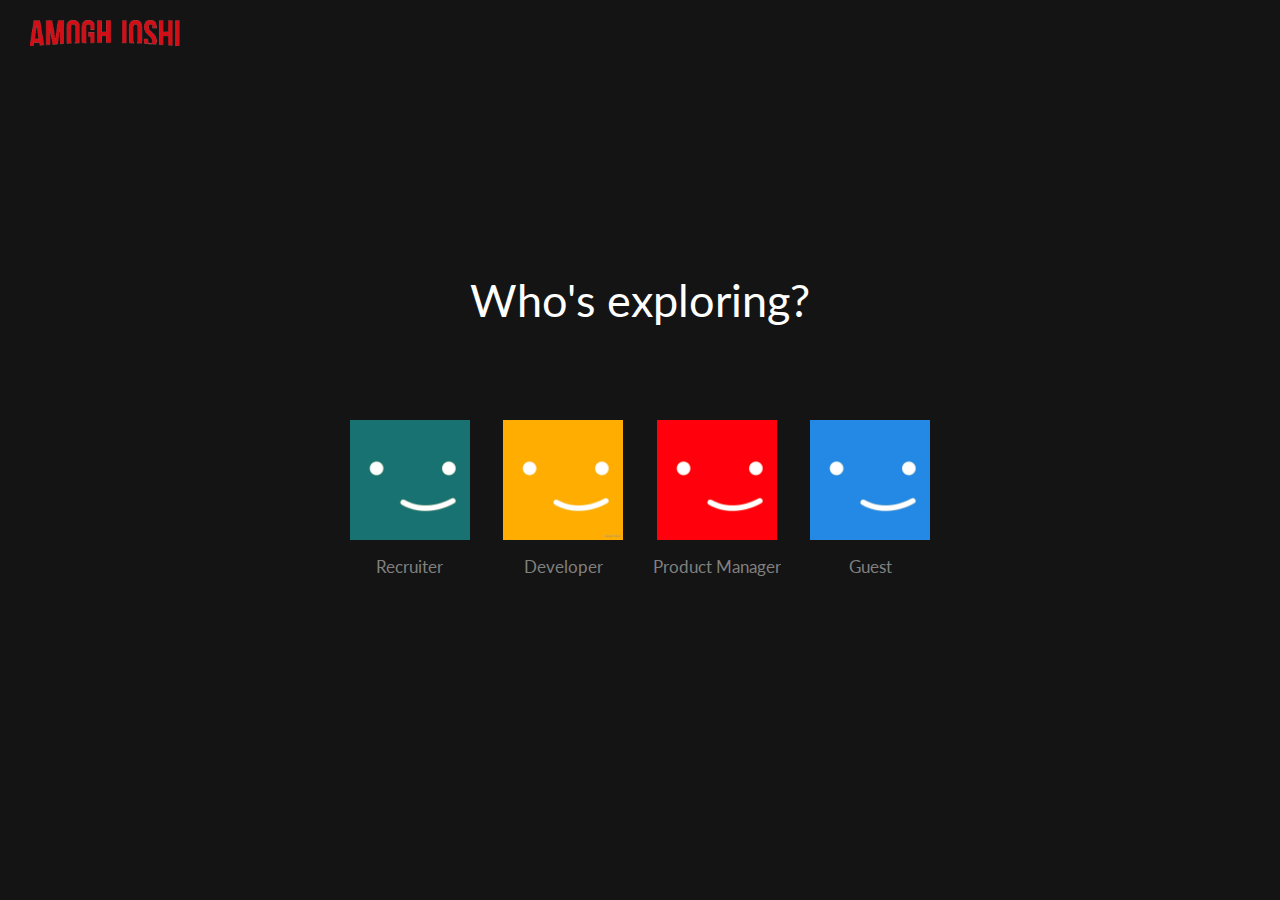
<file: index.html>
<!DOCTYPE html>
<html lang="en">
<head>
    <meta charset="UTF-8">
    <meta name="viewport" content="width=device-width, initial-scale=1.0">
    <title>Who's Watching? - Amogh's Portfolio</title>
    <link rel="stylesheet" href="style.css">
    <link rel="preconnect" href="https://fonts.googleapis.com">
    <link rel="preconnect" href="https://fonts.gstatic.com" crossorigin>
    <link href="https://fonts.googleapis.com/css2?family=Lato:wght@400;700&display=swap" rel="stylesheet">
    <!-- You can replace this with a local Netflix SVG logo if you have one -->
    <link rel="icon" href="images/amogh-title-logo.png"> <!-- Add a small Netflix N icon -->
</head>
<body class="profile-selector-page">

    <header class="profile-header">
        <!-- You can use an SVG for better quality -->
        <img src="images/amoghjoshi-logo.png" alt="Netflix Logo" class="netflix-logo">
    </header>

    <main class="profile-main">
        <h1>Who's exploring?</h1>
        <div class="profile-grid">
            <!-- Profile 1: Recruiter -->
            <a href="recruiter.html" class="profile-card-link">
                <div class="profile-card">
                    <img src="images/index/avatar-recruiter.png" alt="Recruiter Profile Avatar">
                    <span>Recruiter</span>
                </div>
            </a>

            <!-- Profile 2: Developer -->
            <a href="developer.html" class="profile-card-link">
                <div class="profile-card">
                    <img src="images/index/avatar-developer.png" alt="Developer Profile Avatar">
                    <span>Developer</span>
                </div>
            </a>

            <!-- Profile 3: Product Manager -->
            <a href="product_manager.html" class="profile-card-link">
                <div class="profile-card">
                    <img src="images/index/avatar-pm.png" alt="Product Manager Profile Avatar">
                    <span>Product Manager</span>
                </div>
            </a>

            <!-- Profile 4: Guest/Other -->
            <a href="guest.html" class="profile-card-link">
                <div class="profile-card">
                    <img src="images/index/avatar-guest.png" alt="Guest Profile Avatar">
                    <span>Guest</span>
                </div>
            </a>

            <!-- Optional: Add Profile Button -->
            <!-- <a href="#" class="profile-card-link add-profile">
                <div class="profile-card add">
                    <div class="add-icon">+</div>
                    <span>Add Profile</span>
                </div>
            </a> -->
        </div>
        <!-- <button class="manage-profiles-button">Manage Profiles</button> -->
    </main>

</body>
</html>
</file>
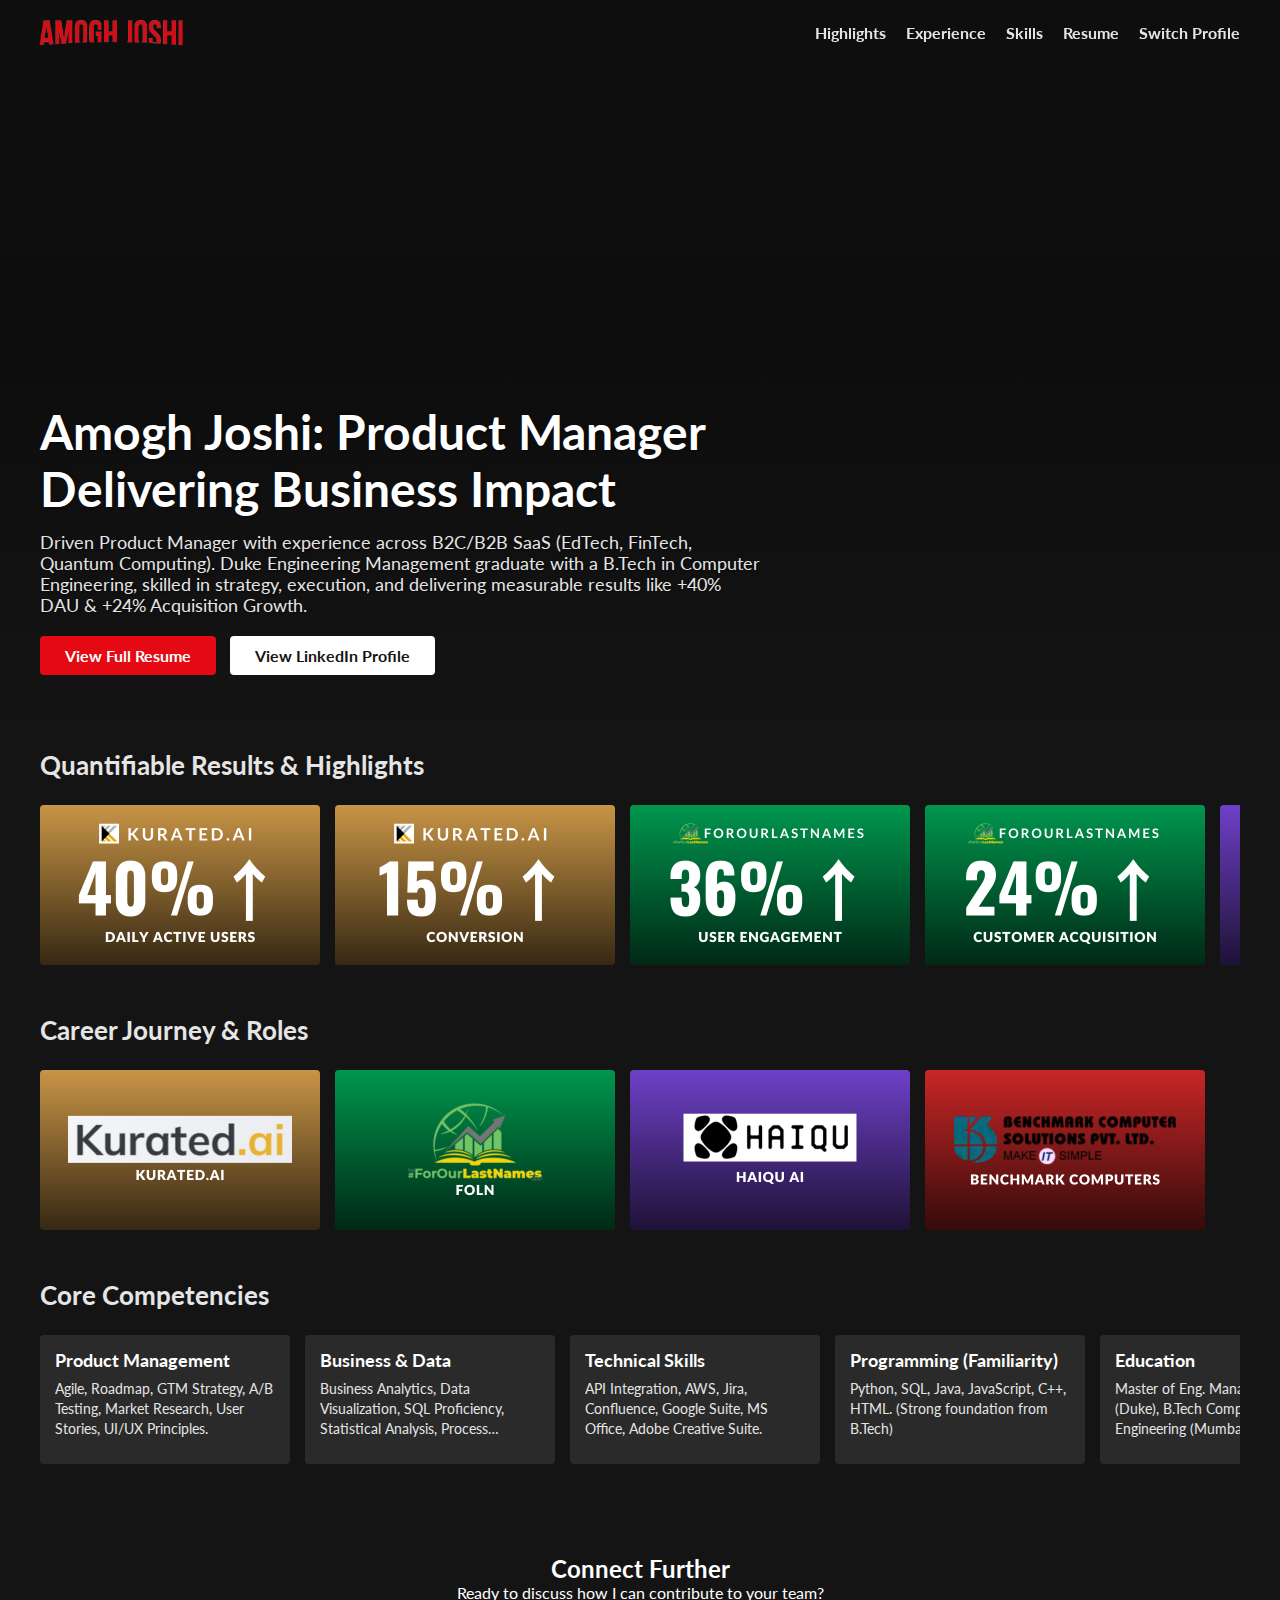
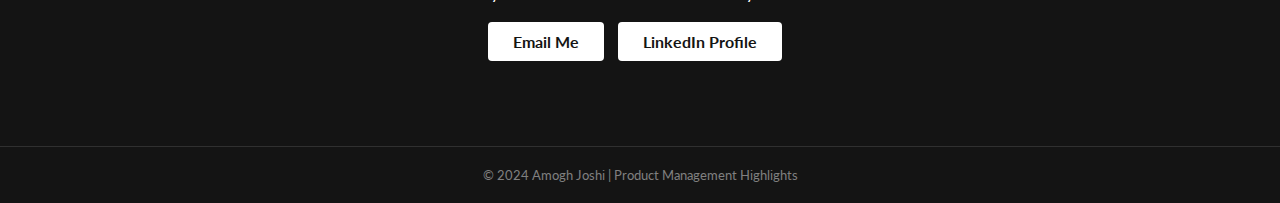
<file: recruiter.html>
<!DOCTYPE html>
<html lang="en">
<head>
    <meta charset="UTF-8">
    <meta name="viewport" content="width=device-width, initial-scale=1.0">
    <title>Amogh Joshi Portfolio - Recruiter View</title>
    <link rel="stylesheet" href="style.css">
    <link rel="preconnect" href="https://fonts.googleapis.com">
    <link rel="preconnect" href="https://fonts.gstatic.com" crossorigin>
    <link href="https://fonts.googleapis.com/css2?family=Lato:wght@400;700&display=swap" rel="stylesheet">
    <link rel="icon" href="images/amogh-title-logo.png">
</head>

<body class="portfolio-body"> <header class="portfolio-header">
        <a href="index.html"><img src="images/index/amoghjoshi-logo.png" alt="Amogh Joshi Netflix-Logo" class="netflix-logo"></a>
        <nav class="portfolio-nav">
            <ul>
                <li><a href="#highlights">Highlights</a></li>
                <li><a href="#experience">Experience</a></li>
                <li><a href="#skills">Skills</a></li>
                <li><a href="files/Joshi, Amogh_PM.pdf" target="_blank">Resume</a></li> <li><a href="index.html">Switch Profile</a></li>
            </ul>
        </nav>
    </header>

    <main class="portfolio-main">
        <section class="hero-section" style="background-image: url('images/tony-stark.gif');"> <div class="hero-content">
                <h1>Amogh Joshi: Product Manager Delivering Business Impact</h1> <p>Driven Product Manager with experience across B2C/B2B SaaS (EdTech, FinTech, Quantum Computing). Duke Engineering Management graduate with a B.Tech in Computer Engineering, skilled in strategy, execution, and delivering measurable results like +40% DAU & +24% Acquisition Growth.</p> <a href="files/Joshi, Amogh_PM.pdf" target="_blank" class="cta-button-netflix red">View Full Resume</a> <a href="[your-linkedin-url]" target="_blank" class="cta-button-netflix">View LinkedIn Profile</a> </div>
        </section>

        <section id="highlights" class="content-row">
            <h2>Quantifiable Results & Highlights</h2>
            <div class="scroll-container">
                <button class="scroll-arrow left" aria-label="Scroll Left">&lt;</button>
                <div class="item-grid">
                    <div class="item-card"
                         data-modal-trigger
                         data-title="Kurated AI"
                         data-tagline="Driving Growth for B2C SaaS EdTech Platform"
                         data-achievements='[
                            "Spearheaded AI Storybank product development (vision, strategy, E2E user flow, API integration), achieving <strong>+40% DAU</strong>.",
                            "Utilized analytics &amp; market research to develop Freemium pricing model, increasing conversion by <strong>15%</strong> and reducing CAC by <strong>10%</strong>.",
                            "Conducted <strong>200+</strong> stakeholder interviews to identify pain points, developing a roadmap for networking product.",
                            "Launched SEO-driven Career Stories &amp; blogs campaign, increasing website traffic by <strong>51%</strong>, CTR by <strong>22%</strong>, and conversions by <strong>18%</strong>."
                         ]'
                         data-details='{
                            "role": "Product Manager",
                            "company": "Kurated AI",
                            "domain": "B2C SaaS Edtech",
                            "duration": "May 2024 - Feb 2025",
                            "location": "Durham, NC"
                         }'
                         data-skills="Product Strategy, Roadmapping, API Integration, User Flow Design, Data Analytics, Market Research, Freemium Pricing, A/B Testing, Stakeholder Interviews, SEO, Agile, Cross-functional Leadership"
                         data-resume-link="[Link-to-Kurated-Segment.pdf]"
                         data-linkedin-link="[your-linkedin-url]">
                         <img src="images/recruiter/highlight-dau.png" alt="DAU Growth">
                        <div class="item-card-content">
                            <h3>+40% Daily Active Users</h3>
                            <p>Spearheaded AI product development and API integration at Kurated AI...</p>
                        </div>
                    </div>

                    <div class="item-card"
                         data-modal-trigger
                         data-title="Kurated AI"
                         data-tagline="Optimizing Monetization for B2C SaaS EdTech"
                         data-achievements='[
                            "Spearheaded AI Storybank product development (vision, strategy, E2E user flow, API integration), achieving <strong>+40% DAU</strong>.",
                            "Utilized analytics &amp; market research to develop Freemium pricing model, increasing conversion by <strong>15%</strong> and reducing CAC by <strong>10%</strong>.",
                            "Conducted <strong>200+</strong> stakeholder interviews to identify pain points, developing a roadmap for networking product.",
                            "Launched SEO-driven Career Stories &amp; blogs campaign, increasing website traffic by <strong>51%</strong>, CTR by <strong>22%</strong>, and conversions by <strong>18%</strong>."
                        ]'
                         data-details='{
                            "role": "Product Manager",
                            "company": "Kurated AI",
                            "domain": "B2C SaaS Edtech",
                            "duration": "May 2024 - Feb 2025",
                            "location": "Durham, NC"
                        }'
                        data-skills="Freemium Pricing, Data Analytics, Market Research, Conversion Rate Optimization, CAC Reduction, A/B Testing, Product Strategy, Roadmapping, Agile"
                        data-resume-link="[Link-to-Kurated-Segment.pdf]"
                        data-linkedin-link="[your-linkedin-url]">
                         <img src="images/recruiter/highlight-conversion.png" alt="Conversion Growth">
                        <div class="item-card-content">
                            <h3>+15% Conversion / -10% CAC</h3>
                             <p>Developed and implemented a Freemium pricing model using analytics and market research at Kurated AI.</p>
                        </div>
                    </div>

                    <div class="item-card"
                         data-modal-trigger
                         data-title="ForOurLastNames"
                         data-tagline="Boosting Engagement & PMF for B2C Fintech App"
                         data-achievements='[
                            "Identified 6 key user issues via <strong>40+ user interviews</strong>.",
                            "Researched 14 competitors to inform strategy.",
                            "Recommended gamification features to address engagement challenges (projected <strong>+36% lift</strong>).",
                            "Shaped features boosting Product-Market Fit by <strong>25%</strong>.",
                            "Authored comprehensive Go-to-Market strategy (projected <strong>+24% customer acquisition</strong>)."
                         ]'
                         data-details='{
                            "role": "Product Mgmt Consultant",
                            "company": "ForOurLastNames",
                            "domain": "B2C Fintech",
                            "duration": "Jan 2024 - Apr 2024",
                            "location": "Remote/Consulting"
                         }'
                         data-skills="User Research, Stakeholder Interviews, Competitive Analysis, Gamification, Feature Recommendation, Product-Market Fit, Go-to-Market Strategy"
                         data-resume-link="[Link-to-FOLN-Segment.pdf]"
                         data-linkedin-link="[your-linkedin-url]">
                         <img src="images/recruiter/highlight-engagement.png" alt="Engagement Growth">
                        <div class="item-card-content">
                            <h3>+36% User Engagement</h3>
                             <p>Identified user issues via 40+ interviews and recommended gamification features for a Fintech app (ForOurLastNames).</p>
                        </div>
                    </div>

                    <div class="item-card"
                         data-modal-trigger
                         data-title="ForOurLastNames"
                         data-tagline="Developing Market Entry Strategy for B2C Fintech"
                         data-achievements='[
                            "Identified 6 key user issues via <strong>40+ user interviews</strong>.",
                            "Researched 14 competitors to inform strategy.",
                            "Recommended gamification features to address engagement challenges (projected <strong>+36% lift</strong>).",
                            "Shaped features boosting Product-Market Fit by <strong>25%</strong>.",
                            "Authored comprehensive Go-to-Market strategy (projected <strong>+24% customer acquisition</strong>)."
                         ]'
                         data-details='{
                            "role": "Product Mgmt Consultant",
                            "company": "ForOurLastNames",
                            "domain": "B2C Fintech",
                            "duration": "Jan 2024 - Apr 2024",
                            "location": "Remote/Consulting"
                         }'
                         data-skills="Go-to-Market Strategy, Competitive Analysis, Market Entry, Customer Acquisition Strategy, User Research, Product-Market Fit"
                         data-resume-link="[Link-to-FOLN-Segment.pdf]"
                         data-linkedin-link="[your-linkedin-url]">
                        <img src="images/recruiter/highlight-acquisition.png" alt="Acquisition Growth">
                        <div class="item-card-content">
                            <h3>+24% Customer Acquisition</h3>
                             <p>Authored market entry and GTM strategy based on competitor insights for ForOurLastNames (projected boost).</p>
                        </div>
                    </div>

                    <div class="item-card"
                         data-modal-trigger
                         data-title="Haiqu Inc."
                         data-tagline="Improving Scalability for B2B Quantum Computing SaaS"
                         data-achievements='[
                            "Identified system bottlenecks hindering performance.",
                            "Evaluated SaaS/PaaS/IaaS models for optimal architecture.",
                            "Developed custom solution leading to <strong>+35% system scalability</strong>.",
                            "Guided middleware development, reducing integration challenges by <strong>35%</strong>.",
                            "Evaluated 11 hardware partners and analyzed 14 peer companies.",
                            "Contributed to analysis driving <strong>30% more investor traction</strong>."
                         ]'
                         data-details='{
                            "role": "Product Mgmt Consultant",
                            "company": "Haiqu Inc.",
                            "domain": "B2B SaaS (Quantum Computing)",
                            "duration": "Aug 2023 - Dec 2023",
                            "location": "Remote/Consulting"
                         }'
                         data-skills="Scalability Analysis, Cloud Architecture (SaaS/PaaS/IaaS), Middleware Development Guidance, Partner Evaluation, Competitive Analysis, B2B SaaS, Quantum Computing Domain Exposure"
                         data-resume-link="[Link-to-Haiqu-Segment.pdf]"
                         data-linkedin-link="[your-linkedin-url]">
                        <img src="images/recruiter/highlight-scalability.png" alt="Scalability Improvement">
                        <div class="item-card-content">
                            <h3>+35% System Scalability</h3>
                             <p>Identified bottlenecks and developed custom solution for B2B SaaS Quantum Computing platform (Haiqu Inc.).</p>
                        </div>
                    </div>

                    <div class="item-card"
                         data-modal-trigger
                         data-title="Benchmark Solutions"
                         data-tagline="Enhancing Resume Parsing with NLP"
                         data-achievements='[
                            "Implemented custom NLP models (Scikit-learn, NLTK), boosting resume parsing accuracy by <strong>+73%</strong>.",
                            "Engineered REST API for NLP model integration with HR systems, reducing data retrieval time by <strong>35%</strong>.",
                            "Deployed Django Web/Android app improving candidate matching by <strong>+50%</strong>.",
                            "Contributed to reducing overall hiring time by <strong>30%</strong>."
                         ]'
                         data-details='{
                            "role": "Software Engineering Intern",
                            "company": "Benchmark Solutions",
                            "domain": "Enterprise Software (HR Tech)",
                            "duration": "Sep 2021 - Oct 2022",
                            "location": "Mumbai, India"
                         }'
                         data-skills="NLP, Python, Scikit-learn, NLTK, REST API Development, Django, Android (Basic), System Integration, Performance Optimization"
                         data-resume-link="[Link-to-Benchmark-Segment.pdf]"
                         data-linkedin-link="[your-linkedin-url]">
                         <img src="images/recruiter/highlight-accuracy.png" alt="Parsing Accuracy">
                        <div class="item-card-content">
                            <h3>+73% Resume Parsing Accuracy</h3>
                             <p>As SWE Intern (Benchmark), implemented custom NLP models, reducing hiring time by 30%.</p>
                        </div>
                    </div>
                 </div><button class="scroll-arrow right" aria-label="Scroll Right">&gt;</button>
            </div></section>

        <section id="experience" class="content-row">
            <h2>Career Journey & Roles</h2>
             <div class="scroll-container">
                <button class="scroll-arrow left" aria-label="Scroll Left">&lt;</button>
                <div class="item-grid">
                    <div class="item-card"
                         data-modal-trigger
                         data-title="Kurated AI"
                         data-tagline="Driving Growth for B2C SaaS EdTech Platform"
                         data-achievements='[
                            "Spearheaded AI \"Storybank\" product development (vision, strategy, E2E user flow, API integration), achieving <strong>+40% DAU</strong>.",
                            "Utilized analytics &amp; market research to develop Freemium pricing model, increasing conversion by <strong>15%</strong> and reducing CAC by <strong>10%</strong>.",
                            "Conducted <strong>200+</strong> stakeholder interviews to identify pain points, developing a roadmap for networking product.",
                            "Launched SEO-driven Career Stories &amp; blogs campaign, increasing website traffic by <strong>51%</strong>, CTR by <strong>22%</strong>, and conversions by <strong>18%</strong>."
                        ]'
                        data-details='{
                            "role": "Product Manager",
                            "company": "Kurated AI",
                            "domain": "B2C SaaS Edtech",
                            "duration": "May 2024 - Current",
                            "location": "Durham, NC"
                        }'
                        data-skills="Product Strategy, Roadmapping, API Integration, User Flow Design, Data Analytics, Market Research, Freemium Pricing, A/B Testing, Stakeholder Interviews, SEO, Agile, Cross-functional Leadership"
                        data-resume-link="[Link-to-Kurated-Segment.pdf]"
                        data-linkedin-link="[your-linkedin-url]">
                        <img src="images/recruiter/logo-kurated.png" alt="Kurated AI Logo">
                        <div class="item-card-content">
                            <h3>Product Manager @ Kurated AI (B2C EdTech)</h3>
                            <p>(May 2024 - Current) - Leading AI product vision, strategy, E2E user flow, API integration, achieving +40% DAU.</p>
                            <a href="[your-linkedin-url]" target="_blank">View on LinkedIn →</a> </div>
                    </div>

                    <div class="item-card"
                         data-modal-trigger
                         data-title="ForOurLastNames"
                         data-tagline="Boosting Engagement & PMF for B2C Fintech App"
                         data-achievements='[
                            "Identified 6 key user issues via <strong>40+ user interviews</strong>.",
                            "Researched 14 competitors to inform strategy.",
                            "Recommended gamification features to address engagement challenges (projected <strong>+36% lift</strong>).",
                            "Shaped features boosting Product-Market Fit by <strong>25%</strong>.",
                            "Authored comprehensive Go-to-Market strategy (projected <strong>+24% customer acquisition</strong>)."
                         ]'
                         data-details='{
                            "role": "Product Mgmt Consultant",
                            "company": "ForOurLastNames",
                            "domain": "B2C Fintech",
                            "duration": "Jan 2024 - Apr 2024",
                            "location": "Remote/Consulting"
                         }'
                         data-skills="User Research, Stakeholder Interviews, Competitive Analysis, Gamification, Feature Recommendation, Product-Market Fit, Go-to-Market Strategy"
                         data-resume-link="[Link-to-FOLN-Segment.pdf]"
                         data-linkedin-link="[your-linkedin-url]">
                        <img src="images/recruiter/logo-foln.png" alt="ForOurLastNames Logo">
                         <div class="item-card-content">
                             <h3>Product Mgmt Consultant @ ForOurLastNames (B2C Fintech)</h3>
                             <p>(Jan 2024 - Apr 2024) - Conducted market/user research, shaped features boosting PMF 25%, authored GTM strategy.</p>
                             <a href="[your-linkedin-url]" target="_blank">View on LinkedIn →</a> </div>
                    </div>

                    <div class="item-card"
                         data-modal-trigger
                         data-title="Haiqu Inc."
                         data-tagline="Improving Scalability for B2B Quantum Computing SaaS"
                         data-achievements='[
                            "Identified system bottlenecks hindering performance.",
                            "Evaluated SaaS/PaaS/IaaS models for optimal architecture.",
                            "Developed custom solution leading to <strong>+35% system scalability</strong>.",
                            "Guided middleware development, reducing integration challenges by <strong>35%</strong>.",
                            "Evaluated 11 hardware partners and analyzed 14 peer companies.",
                            "Contributed to analysis driving <strong>30% more investor traction</strong>."
                         ]'
                         data-details='{
                            "role": "Product Mgmt Consultant",
                            "company": "Haiqu Inc.",
                            "domain": "B2B SaaS (Quantum Computing)",
                            "duration": "Aug 2023 - Dec 2023",
                            "location": "Remote/Consulting"
                         }'
                         data-skills="Scalability Analysis, Cloud Architecture (SaaS/PaaS/IaaS), Middleware Development Guidance, Partner Evaluation, Competitive Analysis, B2B SaaS, Quantum Computing Domain Exposure"
                         data-resume-link="[Link-to-Haiqu-Segment.pdf]"
                         data-linkedin-link="[your-linkedin-url]">
                        <img src="images/recruiter/logo-haiqu.png" alt="Haiqu Inc Logo">
                         <div class="item-card-content">
                             <h3>Product Mgmt Consultant @ Haiqu Inc. (B2B Quantum)</h3>
                             <p>(Aug 2023 - Dec 2023) - Boosted scalability 35%, guided middleware dev (-35% integration challenges), drove investor traction.</p>
                             <a href="[your-linkedin-url]" target="_blank">View on LinkedIn →</a> </div>
                    </div>

                    <div class="item-card"
                         data-modal-trigger
                         data-title="Benchmark Solutions"
                         data-tagline="Enhancing Resume Parsing with NLP"
                         data-achievements='[
                            "Implemented custom NLP models (Scikit-learn, NLTK), boosting resume parsing accuracy by <strong>+73%</strong>.",
                            "Engineered REST API for NLP model integration with HR systems, reducing data retrieval time by <strong>35%</strong>.",
                            "Deployed Django Web/Android app improving candidate matching by <strong>+50%</strong>.",
                            "Contributed to reducing overall hiring time by <strong>30%</strong>."
                         ]'
                         data-details='{
                            "role": "Software Engineering Intern",
                            "company": "Benchmark Solutions",
                            "domain": "Enterprise Software (HR Tech)",
                            "duration": "Sep 2021 - Oct 2022",
                            "location": "Mumbai, India"
                         }'
                         data-skills="NLP, Python, Scikit-learn, NLTK, REST API Development, Django, Android (Basic), System Integration, Performance Optimization"
                         data-resume-link="[Link-to-Benchmark-Segment.pdf]"
                         data-linkedin-link="[your-linkedin-url]">
                        <img src="images/recruiter/logo-benchmark.png" alt="Benchmark Solutions Logo">
                         <div class="item-card-content">
                             <h3>Software Eng. Intern @ Benchmark Solutions (Enterprise)</h3>
                             <p>(Sep 2021 - Oct 2022) - Boosted parsing accuracy 73% (NLP), built REST API, deployed Django app (+50% matching).</p>
                             <a href="[your-linkedin-url]" target="_blank">View on LinkedIn →</a> </div>
                    </div>
                </div><button class="scroll-arrow right" aria-label="Scroll Right">&gt;</button>
            </div></section>

        <section id="skills" class="content-row">
            <h2>Core Competencies</h2>
            <div class="scroll-container">
                <button class="scroll-arrow left" aria-label="Scroll Left">&lt;</button>
                <div class="item-grid">
                    <div class="item-card skill-card">
                        <div class="item-card-content"><h3>Product Management</h3><p>Agile, Roadmap, GTM Strategy, A/B Testing, Market Research, User Stories, UI/UX Principles.</p></div>
                    </div>
                    <div class="item-card skill-card">
                        <div class="item-card-content"><h3>Business & Data</h3><p>Business Analytics, Data Visualization, SQL Proficiency, Statistical Analysis, Process Management.</p></div>
                    </div>
                    <div class="item-card skill-card">
                        <div class="item-card-content"><h3>Technical Skills</h3><p>API Integration, AWS, Jira, Confluence, Google Suite, MS Office, Adobe Creative Suite.</p></div>
                    </div>
                    <div class="item-card skill-card">
                        <div class="item-card-content"><h3>Programming (Familiarity)</h3><p>Python, SQL, Java, JavaScript, C++, HTML. (Strong foundation from B.Tech)</p></div>
                    </div>
                    <div class="item-card skill-card">
                        <div class="item-card-content"><h3>Education</h3><p>Master of Eng. Management (Duke), B.Tech Computer Engineering (Mumbai).</p></div>
                    </div>
                </div><button class="scroll-arrow right" aria-label="Scroll Right">&gt;</button>
            </div></section>

        <section id="contact" style="padding: 40px 0; text-align: center;">
            <h2>Connect Further</h2>
            <p>Ready to discuss how I can contribute to your team?</p>
            <p style="margin-top: 20px;">
                <a href="mailto:[your-email@example.com]" class="cta-button-netflix">Email Me</a> <a href="[your-linkedin-url]" target="_blank" class="cta-button-netflix">LinkedIn Profile</a> </p>
        </section>
    </main>

    <div id="experienceModal" class="modal">
        <div class="modal-content">
            <span class="close-button">&times;</span>
            <div class="modal-body">
                <h1 id="modalTitle"></h1>
                <p id="modalTagline" class="tagline"></p>
                <div class="modal-columns">
                    <div class="modal-left-column">
                         <section class="detail-section detail-achievements">
                            <h2 id="modalAchievementsHeader">Key Achievements & Impact</h2>
                            <ul id="modalAchievementsList"></ul>
                        </section>
                    </div>
                    <div class="modal-right-column">
                         <section class="detail-section detail-info">
                            <h2>Details</h2>
                            <p><strong>Role:</strong> <span id="modalRole"></span></p>
                            <p><strong>Company:</strong> <span id="modalCompany"></span></p>
                            <p><strong>Domain:</strong> <span id="modalDomain"></span></p>
                            <p><strong>Duration:</strong> <span id="modalDuration"></span></p>
                            <p><strong>Location:</strong> <span id="modalLocation"></span></p>
                         </section>
                        <section class="detail-section detail-skills">
                            <h2>Skills Demonstrated</h2>
                            <p id="modalSkillsContainer"></p>
                        </section>
                        <div class="modal-links">
                             <a href="#" id="modalResumeLink" target="_blank" class="cta-button-netflix red">View Resume Segment</a>
                             <a href="#" id="modalLinkedInLink" target="_blank" class="cta-button-netflix">Connect on LinkedIn</a>
                        </div>
                    </div>
                </div>
            </div>
        </div>
    </div>
    <footer class="portfolio-footer">
        © 2024 Amogh Joshi | Product Management Highlights
    </footer>

    <script>
        // --- HERO BACKGROUND SCRIPT --- (Kept exactly as provided)
        document.addEventListener("DOMContentLoaded", function() {
          const bgImages = [
            "https://media3.giphy.com/media/v1.Y2lkPTc5MGI3NjExeTlvMDJyY2F4djFqemwwcHAwdXRnN3JuZDZlNXZwbDlia3pnOWoxdiZlcD12MV9pbnRlcm5hbF9naWZfYnlfaWQmY3Q9Zw/xpX7EFdRVczD9avaHo/giphy.gif", // Dude Exponential Growth
            "https://media3.giphy.com/media/v1.Y2lkPTc5MGI3NjExczBmemQ4azVlM3c0aGZxNmk2dHJtc3UzeHJrYTFwMHc1dXB0b2ZyYiZlcD12MV9pbnRlcm5hbF9naWZfYnlfaWQmY3Q9Zw/JqQvzb9otDner1YFJs/giphy.gif", // Web Project work
            "https://media3.giphy.com/media/v1.Y2lkPTc5MGI3NjExMHY3NGQ4ZXpqdmQydmt4Y2EwbjhhODBqMHF3anBid2x3engzaWY3biZlcD12MV9pbnRlcm5hbF9naWZfYnlfaWQmY3Q9Zw/LUBzYKw70EospZLBmU/giphy.gif", // Design Thinking
            "https://media.giphy.com/media/Z4YDOXDmV3tk282j3g/giphy.gif?cid=ecf05e47yl91dsxl8skkv2j4egmioivvr1gwmveapk1eypss&ep=v1_gifs_related&rid=giphy.gif&ct=g", // Business Hi-Fi
            "https://media.giphy.com/media/AYECTMLNS4o67dCoeY/giphy.gif?cid=790b7611s5vc42p4fer5m4d78ijqi606xs3zllsqujw5q0v4&ep=v1_gifs_search&rid=giphy.gif&ct=g", //Michael Scott weaknesses
            "https://media.giphy.com/media/Q5Fp8DviZhYDrEZw5H/giphy.gif?cid=790b76113spurcbp0h06funfzsj3ay2xixn9g35a1jk4rlax&ep=v1_gifs_search&rid=giphy.gif&ct=g" //Here's my Resume
          ];

          const heroSection = document.querySelector('.hero-section');
          if (heroSection) {
            const randomImage = bgImages[Math.floor(Math.random() * bgImages.length)];
            heroSection.style.backgroundImage = `url('${randomImage}')`;
          }
        });

        // --- ORIGINAL HEADER SCROLL SCRIPT --- (Kept exactly as provided)
        function checkScroll() {
            const header = document.querySelector('.portfolio-header');
            if (header) {
                if (window.scrollY > 5) {
                    header.classList.add('scrolled');
                } else {
                    header.classList.remove('scrolled');
                }
            }
        }
        window.addEventListener('scroll', checkScroll);
        window.addEventListener('load', checkScroll);


       // --- MODAL SCRIPT --- (Keep as before)
       document.addEventListener('DOMContentLoaded', () => {
            const modal = document.getElementById('experienceModal');
            if (!modal) return;

            const closeModalButton = modal.querySelector('.close-button');
            const modalTitle = document.getElementById('modalTitle');
            const modalTagline = document.getElementById('modalTagline');
            const modalAchievementsList = document.getElementById('modalAchievementsList');
            const modalRole = document.getElementById('modalRole');
            const modalCompany = document.getElementById('modalCompany');
            const modalDomain = document.getElementById('modalDomain');
            const modalDuration = document.getElementById('modalDuration');
            const modalLocation = document.getElementById('modalLocation');
            const modalSkillsContainer = document.getElementById('modalSkillsContainer');
            const modalResumeLink = document.getElementById('modalResumeLink');
            const modalLinkedInLink = document.getElementById('modalLinkedInLink');
            const body = document.body;

             if (!closeModalButton || !modalTitle || !modalTagline || !modalAchievementsList || !modalRole || !modalCompany || !modalDomain || !modalDuration || !modalLocation || !modalSkillsContainer || !modalResumeLink || !modalLinkedInLink) {
                 console.error("One or more essential modal elements are missing!");
                 return;
             }

            const triggerCards = document.querySelectorAll('.item-card[data-modal-trigger]');

            triggerCards.forEach(card => {
                card.addEventListener('click', (event) => {
                    if (event.target.closest('a') && event.target.closest('a').href !== '#') {
                        return;
                    }
                     event.preventDefault();

                    const title = card.dataset.title || 'Details';
                    const tagline = card.dataset.tagline || '';
                    let achievements = [];
                    // ** DEBUGGING POINT ** Add console log before parsing
                    // console.log("Attempting to parse achievements:", card.dataset.achievements);
                    try {
                       // Ensure JSON is valid before parsing
                       // Basic check: Does it start with '[' and end with ']'?
                       const achievementData = (card.dataset.achievements || '[]').trim();
                       if (achievementData.startsWith('[') && achievementData.endsWith(']')) {
                           achievements = JSON.parse(achievementData);
                       } else {
                           console.error("Invalid achievements data format (missing brackets):", achievementData);
                           achievements = []; // Default to empty if format is wrong
                       }
                    } catch (e) {
                        console.error("Error parsing achievements JSON:", card.dataset.achievements, e);
                        // Provide feedback or default value if parsing fails
                        achievements = ["Error loading achievements."];
                    }

                    let details = {};
                     try {
                       const detailData = (card.dataset.details || '{}').trim();
                        if (detailData.startsWith('{') && detailData.endsWith('}')) {
                            details = JSON.parse(detailData);
                        } else {
                             console.error("Invalid details data format (missing braces):", detailData);
                            details = {};
                        }
                    } catch (e) {
                        console.error("Error parsing details JSON:", card.dataset.details, e);
                        details = {error: "Could not load details."};
                    }

                    const skills = (card.dataset.skills || '').split(',').map(s => s.trim()).filter(s => s);
                    const resumeLink = card.dataset.resumeLink || '#';
                    const linkedinLink = card.dataset.linkedinLink || '#';

                    // Populate Modal (rest of the population logic remains the same)
                    modalTitle.textContent = title;
                    modalTagline.textContent = tagline;
                    modalAchievementsList.innerHTML = '';
                    const achievementsSection = modalAchievementsList.closest('.detail-section');
                    if (achievements.length > 0) {
                       achievements.forEach(ach => {
                           const li = document.createElement('li');
                           li.innerHTML = ach; // Use innerHTML for <strong> tags
                           modalAchievementsList.appendChild(li);
                        });
                       if(achievementsSection) achievementsSection.style.display = 'block';
                    } else {
                         if(achievementsSection) achievementsSection.style.display = 'none';
                    }
                    modalRole.textContent = details.role || 'N/A';
                    modalCompany.textContent = details.company || 'N/A';
                    modalDomain.textContent = details.domain || 'N/A';
                    modalDuration.textContent = details.duration || 'N/A';
                    modalLocation.textContent = details.location || 'N/A';
                    modalSkillsContainer.innerHTML = '';
                    const skillsSection = modalSkillsContainer.closest('.detail-section');
                    if (skills.length > 0) {
                       skills.forEach(skill => {
                            const span = document.createElement('span');
                            span.textContent = skill;
                            modalSkillsContainer.appendChild(span);
                            modalSkillsContainer.appendChild(document.createTextNode(' '));
                        });
                        if(skillsSection) skillsSection.style.display = 'block';
                     } else {
                         if(skillsSection) skillsSection.style.display = 'none';
                    }
                    modalResumeLink.href = resumeLink;
                    modalResumeLink.style.display = (resumeLink === '#') ? 'none' : 'inline-block';
                    modalLinkedInLink.href = linkedinLink;
                    modalLinkedInLink.style.display = (linkedinLink === '#') ? 'none' : 'inline-block';

                    // Show Modal
                    modal.style.display = 'block';
                    body.classList.add('modal-open');
                });
            });

            // Close Modal Logic
            const closeModal = () => {
                modal.style.display = 'none';
                body.classList.remove('modal-open');
            };
            closeModalButton.addEventListener('click', closeModal);
            modal.addEventListener('click', (event) => {
                if (event.target === modal) {
                    closeModal();
                }
            });
            document.addEventListener('keydown', (event) => {
                if (event.key === 'Escape' && modal.style.display === 'block') {
                    closeModal();
                }
            });
       }); // End DOMContentLoaded for Modal

       // --- CAROUSEL SCRIPT --- (Keep as before)
        document.addEventListener('DOMContentLoaded', () => {
            const scrollContainers = document.querySelectorAll('.scroll-container');
            scrollContainers.forEach(container => {
                const grid = container.querySelector('.item-grid');
                const leftArrow = container.querySelector('.scroll-arrow.left');
                const rightArrow = container.querySelector('.scroll-arrow.right');
                if (!grid || !leftArrow || !rightArrow) return;
                const updateArrowVisibility = () => {
                     // Only run arrow logic if arrows are potentially visible (check CSS media query implicitly)
                    if (window.innerWidth < 769) { // Match the CSS breakpoint
                        leftArrow.style.display = 'none';
                        rightArrow.style.display = 'none';
                        return; // Exit if on mobile view
                    }
                    const scrollLeft = grid.scrollLeft;
                    const scrollWidth = grid.scrollWidth;
                    const clientWidth = grid.clientWidth;
                    leftArrow.style.display = scrollLeft > 10 ? 'flex' : 'none';
                    rightArrow.style.display = scrollWidth - scrollLeft - clientWidth > 10 ? 'flex' : 'none';
                };
                leftArrow.addEventListener('click', () => {
                    const scrollAmount = grid.clientWidth * 0.7;
                    grid.scrollBy({ left: -scrollAmount, behavior: 'smooth' });
                });
                rightArrow.addEventListener('click', () => {
                    const scrollAmount = grid.clientWidth * 0.7;
                    grid.scrollBy({ left: scrollAmount, behavior: 'smooth' });
                });
                let scrollTimeout;
                grid.addEventListener('scroll', () => {
                    clearTimeout(scrollTimeout);
                    scrollTimeout = setTimeout(updateArrowVisibility, 150);
                });
                const resizeObserver = new ResizeObserver(() => { updateArrowVisibility(); });
                resizeObserver.observe(grid);
                setTimeout(updateArrowVisibility, 100); // Initial check
            });
        }); // End DOMContentLoaded for Carousel

    </script>

</body>
</html>
</file>
<file: style.css>
/* --- Global & Variables --- */
:root {
    --netflix-red: #E50914;
    --netflix-dark: #141414;
    --netflix-gray: #808080;
    --text-light: #FFFFFF;
    --text-dim: #e5e5e5;
}

* {
    box-sizing: border-box;
    margin: 0;
    padding: 0;
}

html {
    scroll-behavior: smooth;
}

body {
    font-family: 'Lato', sans-serif;
    background-color: var(--netflix-dark);
    color: var(--text-light);
    display: flex;
    flex-direction: column;
    min-height: 100vh;
}

/* Prevent body scroll when modal is open */
body.modal-open {
    overflow: hidden;
}


a {
    text-decoration: none;
    color: inherit;
}

/* --- Profile Selection Screen Specific Styles --- */
.profile-selector-page { justify-content: center; align-items: center; }
.profile-header { position: absolute; top: 20px; left: 30px; z-index: 10; }
.netflix-logo { height: auto; width: 150px; max-width: 100%; display: block; }
.profile-main { text-align: center; margin-top: -50px; }
.profile-main h1 { font-size: 3.5vw; font-weight: 400; color: var(--text-light); margin-bottom: 2em; }
.profile-grid { display: flex; justify-content: center; align-items: flex-start; gap: 2vw; flex-wrap: wrap; }
.profile-card-link { display: block; text-align: center; color: var(--netflix-gray); transition: color 0.3s ease; }
.profile-card { width: 10vw; max-width: 150px; min-width: 80px; cursor: pointer; display: flex; flex-direction: column; align-items: center; }
.profile-card img { width: 100%; height: auto; aspect-ratio: 1 / 1; object-fit: cover; border-radius: 4px; border: 4px solid transparent; transition: border-color 0.3s ease, transform 0.3s ease; margin-bottom: 0.8em; }
.profile-card span { display: block; font-size: 1.3vw; max-width: 100%; white-space: nowrap; overflow: hidden; text-overflow: ellipsis; }
.profile-card-link:hover .profile-card img { border-color: var(--text-light); transform: scale(1.05); }
.profile-card-link:hover span { color: var(--text-light); }

/* --- Shared Portfolio Page Styles --- */
.portfolio-body { display: block; }
.portfolio-header { background: transparent; padding: 20px 40px; position: sticky; top: 0; z-index: 100; display: flex; justify-content: start; align-items: center; transition: background-color 0.3s ease; }
.portfolio-header .netflix-logo { height: 25px; width: auto; margin-right: 3vw; }
.portfolio-header.scrolled { background-color: var(--netflix-dark); }
.portfolio-nav { margin-left: auto; }
.portfolio-nav ul { list-style: none; display: flex; gap: 20px; }
.portfolio-nav a { color: var(--text-dim); font-weight: bold; transition: color 0.3s ease; }
.portfolio-nav a:hover, .portfolio-nav a.active { color: var(--text-light); }
.portfolio-main { padding: 0 40px 40px 40px; margin-top: 0; text-align: left; flex-grow: 1; }
.hero-section { margin-top: -65px; padding-top: 60px; min-height: 80vh; background-size: cover; background-position: center; display: flex; align-items: flex-end; padding: 40px; position: relative; margin-bottom: 30px; margin-left: -40px; margin-right: -40px; box-shadow: inset 0 0 0 1000px rgba(0,0,0,0.3); }
.hero-section::after { content: ''; position: absolute; bottom: 0; left: 0; right: 0; height: 50%; background: linear-gradient(to top, rgba(20, 20, 20, 1) 0%, rgba(20, 20, 20, 0) 100%); z-index: 1; }
.hero-content { position: relative; z-index: 2; max-width: 60%; }
.hero-content h1 { font-size: 3em; margin-bottom: 15px; color: var(--text-light); font-weight: 700; text-shadow: 1px 1px 3px rgba(0,0,0,0.5); }
.hero-content p { font-size: 1.1em; margin-bottom: 20px; color: var(--text-dim); text-shadow: 1px 1px 2px rgba(0,0,0,0.5); }
.cta-button-netflix { background-color: var(--text-light); color: var(--netflix-dark); padding: 10px 25px; border: none; border-radius: 4px; font-weight: bold; cursor: pointer; transition: background-color 0.3s ease; font-size: 1em; margin-right: 10px; display: inline-block; margin-bottom: 5px; }
.cta-button-netflix.red { background-color: var(--netflix-red); color: var(--text-light); }
.cta-button-netflix:hover { background-color: rgba(255, 255, 255, 0.75); }
.cta-button-netflix.red:hover { background-color: #f40612; }

/* --- Content Row & Carousel --- */
.content-row { margin-bottom: 40px; position: relative; }
.content-row h2 { font-size: 1.6em; margin-bottom: 15px; color: var(--text-dim); }
.scroll-container { position: relative; }
.item-grid { display: flex; overflow-x: auto; overflow-y: hidden; scrollbar-width: none; -ms-overflow-style: none; padding: 10px 0; gap: 15px; scroll-padding: 0 50px; }
.item-grid::-webkit-scrollbar { display: none; }

/* Scroll Arrows - Desktop Only */
.scroll-arrow { display: none; /* Hidden by default, shown in larger screen media query */ }

@media (min-width: 769px) { /* Show arrows only on screens wider than typical tablets */
    .scroll-arrow {
        position: absolute;
        top: 10px;
        bottom: 10px;
        width: 50px;
        background-color: rgba(20, 20, 20, 0.5);
        border: none;
        color: var(--text-light);
        font-size: 2.5rem;
        font-weight: bold;
        cursor: pointer;
        z-index: 20;
        display: none; /* Still controlled by JS */
        align-items: center;
        justify-content: center;
        opacity: 0;
        transition: opacity 0.3s ease, background-color 0.3s ease;
    }
    .scroll-arrow.left { left: 0; border-radius: 0 4px 4px 0; }
    .scroll-arrow.right { right: 0; border-radius: 4px 0 0 4px; }
    .scroll-container:hover .scroll-arrow { opacity: 1; }
    .scroll-arrow:hover { background-color: rgba(20, 20, 20, 0.8); }
}


/* --- Item Card Styles (Overlay Hover FIXED) --- */
.item-card {
    flex: 0 0 auto;
    width: 280px;
    background-color: #2a2a2a;
    border-radius: 4px;
    position: relative;
    cursor: pointer;
    transition: transform 0.3s ease, box-shadow 0.3s ease;
    z-index: 1;
    transform-origin: center center;
    overflow: visible; /* Needs to be visible for desktop hover */
}

.item-card img {
    width: 100%;
    height: 160px; /* Default landscape height */
    object-fit: cover;
    display: block;
    border-radius: 4px;
    transition: opacity 0.2s ease;
}

.item-card-content {
    padding: 15px;
    background: linear-gradient(to top, rgba(20, 20, 20, 1) 30%, rgba(20, 20, 20, 0.7) 70%, rgba(20, 20, 20, 0) 100%);
    color: var(--text-dim);
    border-radius: 0 0 4px 4px;
    /* Desktop: Absolute positioning for overlay */
    position: absolute;
    bottom: 0;
    left: 0;
    right: 0;
    width: 100%;
    box-sizing: border-box;
    opacity: 0;
    visibility: hidden;
    transform: translateY(15px) scale(0.95);
    transform-origin: bottom center;
    transition: opacity 0.2s ease 0.1s, visibility 0.2s ease 0.1s, transform 0.2s ease 0.1s;
    pointer-events: none;
}

/* Style content elements */
.item-card-content h3 { font-size: 1.1em; margin-bottom: 8px; color: var(--text-light); font-weight: 700; }
.item-card-content p { font-size: 0.9em; color: var(--text-dim); margin-bottom: 10px; display: -webkit-box; -webkit-line-clamp: 3; -webkit-box-orient: vertical; overflow: hidden; line-height: 1.4; }
.item-card-content a { color: var(--text-light); font-weight: bold; font-size: 0.9em; display: inline-block; margin-top: 5px; }
.item-card-content a:hover { color: var(--netflix-red); }

/* --- Desktop Hover State (Applies only >= 769px due to pointer: coarse/fine) --- */
@media (hover: hover) and (pointer: fine) { /* Apply complex hover only for devices that support true hover */
    .item-card:hover {
        transform: scale(1.1);
        box-shadow: 0 8px 25px rgba(0, 0, 0, 0.7);
        z-index: 15;
        overflow: visible; /* Ensure overflow is visible on hover */
    }

    .item-card:hover img {
       opacity: 0.7;
       border-radius: 4px 4px 0 0;
    }

    .item-card:hover .item-card-content {
        opacity: 1;
        visibility: visible;
        transform: translateY(0) scale(1);
        pointer-events: auto;
        border-radius: 0 0 4px 4px;
    }
}

/* --- Skill Card Specific Styles --- */
.skill-card {
    cursor: default;
    width: 250px;
    overflow: hidden; /* Keep skill card clipped */
    /* Ensure content is always visible */
    position: relative; /* Make sure relative */
    background-color: #2a2a2a;
    border-radius: 4px;
}
.skill-card img { display: none; }
.skill-card .item-card-content {
    position: relative; /* Back in flow */
    opacity: 1;
    visibility: visible;
    transform: none;
    transition: none;
    min-height: auto;
    border-radius: 4px;
    pointer-events: auto;
    background: #2a2a2a; /* Solid background */
    padding: 15px;
    bottom: auto; left: auto; right: auto; /* Reset absolute */
}
/* Disable hover effects on skill cards */
.skill-card:hover {
    transform: none;
    box-shadow: none;
    z-index: 1;
}

/* --- Footer --- */
.portfolio-footer { margin-top: auto; padding: 20px 40px; text-align: center; color: var(--netflix-gray); font-size: 0.8em; border-top: 1px solid #303030; }

/* --- Modal Styles --- */
.modal { display: none; position: fixed; z-index: 1001; left: 0; top: 0; width: 100%; height: 100%; overflow-y: auto; background-color: rgba(0, 0, 0, 0.88); backdrop-filter: blur(4px); -webkit-backdrop-filter: blur(4px); }
.modal-content { background-color: #181818; margin: 4% auto; padding: 35px 45px; border-radius: 6px; max-width: 850px; width: 85%; position: relative; box-shadow: 0 8px 30px rgba(0, 0, 0, 0.6); animation: fadeInModal 0.3s ease-out; }
@keyframes fadeInModal { from { opacity: 0; transform: scale(0.95); } to { opacity: 1; transform: scale(1); } }
.close-button { color: #aaa; position: absolute; top: 15px; right: 25px; font-size: 30px; font-weight: bold; line-height: 1; transition: color 0.3s ease; cursor: pointer; }
.close-button:hover, .close-button:focus { color: #fff; }
.modal-body { margin-top: 15px; }
.modal-body h1 { font-size: 2.8rem; margin-bottom: 8px; color: #fff; font-weight: 700; }
.modal-body p.tagline { font-size: 1.1rem; color: #ccc; margin-bottom: 35px; font-style: italic; }
.modal-columns { display: flex; gap: 40px; }
.modal-left-column { flex: 3; }
.modal-right-column { flex: 2; }
.modal-body .detail-section h2 { font-size: 1.4rem; color: #fff; margin-bottom: 15px; border-bottom: 1px solid #555; padding-bottom: 10px; font-weight: 700; }
.modal-body .detail-achievements ul { list-style: none; padding-left: 0; }
.modal-body .detail-achievements li { margin-bottom: 14px; padding-left: 1.6em; position: relative; line-height: 1.55; color: #ddd; }
.modal-body .detail-achievements li::before { content: '•'; color: var(--netflix-red); font-size: 1.3em; position: absolute; left: 0; top: 0px; }
.modal-body .detail-achievements li strong { color: #fff; font-weight: 700; }
.modal-body .detail-info p { margin-bottom: 10px; font-size: 0.95rem; color: #ccc; }
.modal-body .detail-info strong { color: #fff; font-weight: 700; margin-right: 8px; display: inline-block; min-width: 80px; }
.modal-body .detail-skills p span { display: inline-block; background-color: #383838; color: #ddd; padding: 6px 14px; margin: 4px 4px 4px 0; border-radius: 4px; font-size: 0.88rem; white-space: nowrap; transition: background-color 0.2s ease; }
.modal-body .detail-skills p span:hover { background-color: #555; }
.modal-links { margin-top: 30px; padding-top: 20px; border-top: 1px solid #555; }
.modal-links .cta-button-netflix { margin-right: 15px; margin-bottom: 10px; font-size: 0.95rem; padding: 10px 22px; }

/* --- Responsive Adjustments --- */
@media (max-width: 992px) {
     .hero-content { max-width: 80%; }
     .hero-content h1 { font-size: 2.5em; }
     .item-card { width: 250px; }
     .item-card img { height: 140px; } /* Adjust height */
     .skill-card { width: 220px; }
     .modal-content { width: 85%; }
     /* Arrows still hidden below 769px */
}

/* --- Mobile Adjustments (Tablets and Phones) --- */
@media (max-width: 768px) {
    /* Profile page adjustments */
    .profile-main h1 { font-size: 5vw; }
    .profile-card { width: 18vw; min-width: 100px; }
    .profile-card span { font-size: 2vw; }

    /* Portfolio page adjustments */
    .portfolio-header { padding: 15px 20px; }
    .portfolio-main { padding: 0 20px 20px 20px; }
    .hero-section { margin-left: -20px; margin-right: -20px; padding: 20px; min-height: 75vh;}
    .hero-content { max-width: 90%; }
    .hero-content h1 { font-size: 2em; }
    .hero-content p { font-size: 1em; }

    /* Mobile Card Layout */
    .item-card {
        width: 220px;
        overflow: hidden; /* Clip content on mobile */
        /* Reset hover effects */
        transition: none;
    }
    .item-card:hover {
         transform: none; /* Disable scaling */
         box-shadow: none; /* Disable shadow */
         z-index: 1; /* Reset z-index */
    }

    .item-card img {
        height: 200px; /* Taller image for portrait feel */
        border-radius: 4px; /* Round all corners */
        opacity: 1 !important; /* Ensure image is fully visible */
    }
     .item-card:hover img {
         opacity: 1; /* Keep image opaque */
         border-radius: 4px; /* Keep corners rounded */
     }


    .item-card-content {
        position: relative; /* In normal flow */
        opacity: 1; /* Always visible */
        visibility: visible;
        transform: none; /* No transform */
        transition: none; /* No transition */
        background: #2a2a2a; /* Regular card background */
        padding: 10px; /* Adjust padding */
        pointer-events: auto; /* Always interactive */
        border-radius: 4px; /* Round corners */
        /* Reset absolute positioning */
        bottom: auto; top: auto; left: auto; right: auto;
    }
    .item-card-content p {
        -webkit-line-clamp: 4; /* Allow more lines */
    }


    .skill-card { width: 200px; } /* Keep skill card adjustments */

    /* Modal adjustments */
    .modal-content { width: 90%; margin: 8% auto; padding: 25px 30px; }
    .modal-columns { flex-direction: column; gap: 25px; }
    .modal-body h1 { font-size: 2.2rem; }
    .modal-body p.tagline { font-size: 1rem; margin-bottom: 25px; }
    .modal-body .detail-section h2 { font-size: 1.3rem;}

    /* Hide Arrows on Mobile */
    .scroll-arrow { display: none !important; }
    .item-grid { scroll-padding: 0; } /* Reset scroll padding */
}

@media (max-width: 576px) {
    /* Profile page adjustments */
    .profile-header { left: 15px; }
    .netflix-logo { width: 120px; }
    .profile-main h1 { font-size: 6vw; margin-bottom: 1.5em; }
    .profile-grid { gap: 3vw; }
    .profile-card { width: 25vw; min-width: 90px;}
    .profile-card span { font-size: 2.5vw; }

    /* Portfolio page adjustments */
    .portfolio-header { flex-direction: column; gap: 10px; align-items: flex-start;}
    .portfolio-nav { margin-left: 0; width: 100%; }
    .portfolio-nav ul { gap: 15px; justify-content: space-around; }
    .portfolio-header .netflix-logo { margin-right: 0; }
    .hero-section { min-height: 70vh; margin-top: -100px; padding-top: 120px;}
    .hero-content h1 { font-size: 1.8em; }
    .hero-content p { font-size: 0.9em; }
    .cta-button-netflix { font-size: 0.9em; padding: 8px 18px; display: block; margin-bottom: 10px; margin-right:0;}
    .cta-button-netflix:last-of-type { margin-bottom: 0;}
    .content-row h2 { font-size: 1.4em; }
    .item-grid { gap: 10px;}

    /* Further refine mobile card layout */
    .item-card { width: calc(50% - 5px); } /* Approx 2 cards per row with gap */
    .item-card img { height: 170px; } /* Adjust image height */
    .skill-card { width: calc(50% - 5px); }

    /* Modal adjustments */
    .modal-content { width: 92%; margin: 10% auto; padding: 20px 20px; }
    .modal-body h1 { font-size: 1.8rem; }
    .modal-body p.tagline { font-size: 1rem; margin-bottom: 20px; }
    .modal-body .detail-section h2 { font-size: 1.2rem;}
    .modal-links .cta-button-netflix { display: block; margin-right: 0; }
}
</file>
